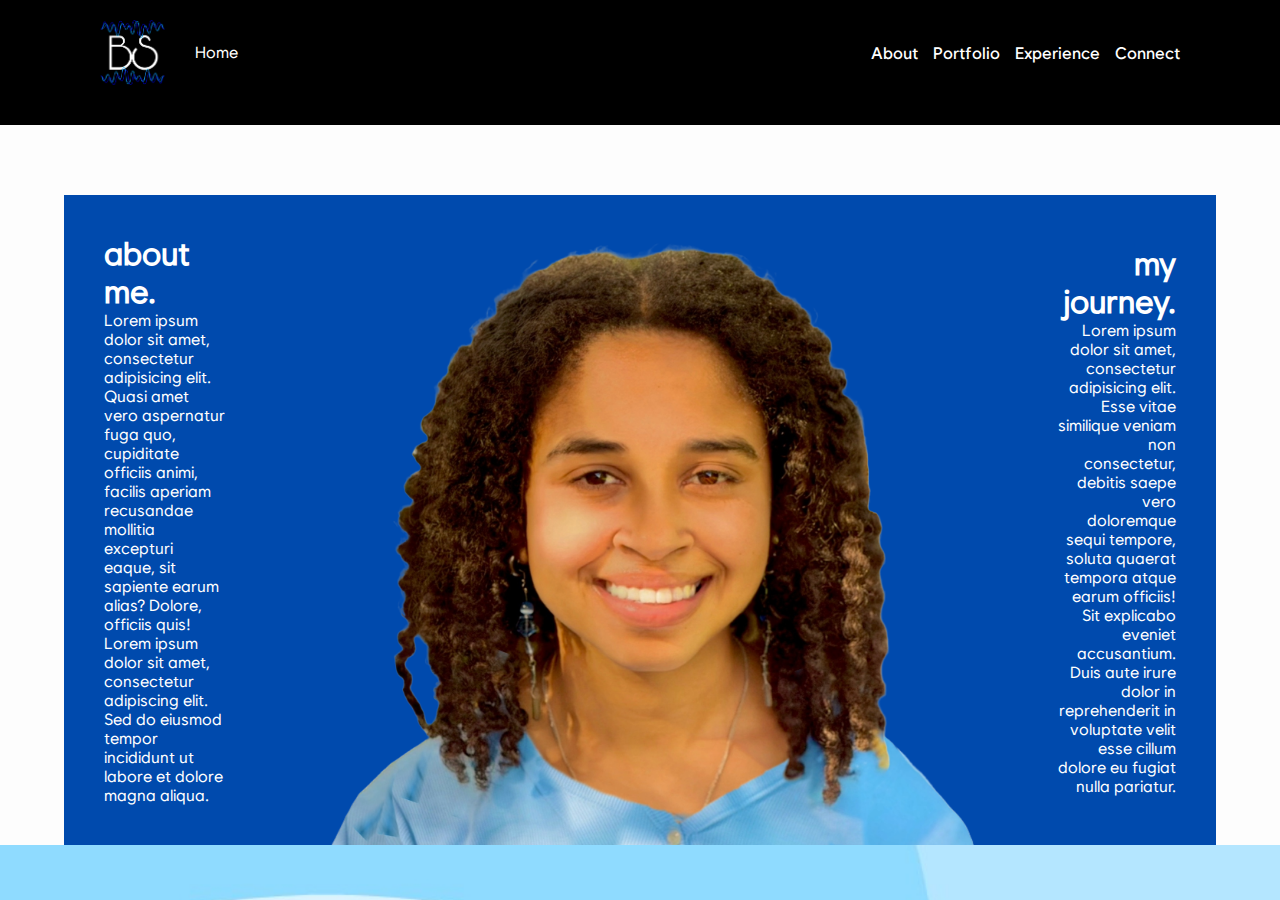
<file: About.html>
<!DOCTYPE html>
<html lang="en">
<head>
    <meta charset="UTF-8">
    <meta name="viewport" content="width=device-width, initial-scale=1.0">
    <title>About | Brooke Santiago - Sound Design & Engineer </title>
    <!-- Linking Social Icons -->
    <link rel="stylesheet" href="https://cdnjs.cloudflare.com/ajax/libs/font-awesome/6.7.2/css/all.min.css" integrity="sha512-Evv84Mr4kqVGRNSgIGL/F/aIDqQb7xQ2vcrdIwxfjThSH8CSR7PBEakCr51Ck+w+/U6swU2Im1vVX0SVk9ABhg==" crossorigin="anonymous" referrerpolicy="no-referrer" />
    <link rel="stylesheet" href="about.css">
</head>

<div id="html-content">
    <header>
        <div id="navigation-bar">
			<div id="logo-menu">
				<div id="logo">
                    <img src="logo.jpg" alt="">
                    <div id="page-name">
                        <a href="index.html">Home</a>
                    </div>
                </div>
            </div>
            <div id="menu">
                <ul>
                    <li><a href="About.html">About</a></li>
                    <li><a href="Portfolio.html">Portfolio</a></li>
                    <li><a href="Experience.html">Experience</a></li>
                    <li><a href="Connect.html">Connect</a></li>
                </ul>
                <div id="hamburger-icon" onclick="toggleMenu()">☰</div>
            </div>
        </div>
    </header>

    <body>
        <div id="about-section">
            <div id="about-container">
                <div id="about-text-left">
                    <h1>about me.</h1>
                    <p>Lorem ipsum dolor sit amet, consectetur adipisicing elit. Quasi amet vero aspernatur fuga quo, cupiditate officiis animi, facilis aperiam recusandae mollitia excepturi eaque, sit sapiente earum alias? Dolore, officiis quis! Lorem ipsum dolor sit amet, consectetur adipiscing elit. Sed do eiusmod tempor incididunt ut labore et dolore magna aliqua.</p>
                </div>
                <div id="about-image">
                    <img src="brookeprofheadshot2.png" alt="Brooke Headshot">
                </div>
                <div id="about-text-right">
                    <h1>my journey.</h1>
                    <p>Lorem ipsum dolor sit amet, consectetur adipisicing elit. Esse vitae similique veniam non consectetur, debitis saepe vero doloremque sequi tempore, soluta quaerat tempora atque earum officiis! Sit explicabo eveniet accusantium. Duis aute irure dolor in reprehenderit in voluptate velit esse cillum dolore eu fugiat nulla pariatur.</p>
                </div>
            </div>

        <div id="my-backrgound-section">
            <div id="my-background-container">
                <div id="my-background-title">
                    <h1>my<br> background.</h1>
                </div>
                <div id="my-background-text-container">
                    <div id="my-background-textp1">
                        <p>Lorem ipsum dolor sit amet, consectetur adipiscing elit. Sed do eiusmod tempor incididunt ut labore et dolore magna aliqua.</p>
                    </div>
                    <div id="my-background-textp2">
                        <p>Lorem ipsum dolor sit amet, consectetur adipiscing elit. Sed do eiusmod tempor incididunt ut labore et dolore magna aliqua.</p>
                    </div>
                    <div id="my-background-textp3">
                        <p>Lorem ipsum dolor sit amet, consectetur adipiscing elit. Sed do eiusmod tempor incididunt ut labore et dolore magna aliqua.</p>
                    </div>
                </div>
            </div>
        </div>


        <div id="fun-facts-section">
            <div id="fun-facts-container">
                <div id="fun-facts-title1">
                    <h1>f<br>
                        u<br>
                        n</h1>
                </div>
                <div id="fun-facts-text-container">
                    <div id="fun-fact1">
                        <h2>1</h2>
                        <p>Lorem ipsum dolor sit amet, consectetur adipiscing elit.</p>
                    </div>
                    <div id="fun-fact2">
                        <h2>2</h2>
                        <p>Lorem ipsum dolor sit amet, consectetur adipiscing elit.</p>
                    </div>
                    <div id="fun-fact3">
                        <h2>3</h2>
                        <p>Lorem ipsum dolor sit amet, consectetur adipiscing elit.</p>
                    </div>
                    <div id="fun-fact4">
                        <h2>4</h2>
                        <p>Lorem ipsum dolor sit amet, consectetur adipiscing elit.</p>
                    </div>
                    <div id="fun-fact5">
                        <h2>5</h2>
                        <p>Lorem ipsum dolor sit amet, consectetur adipiscing elit.</p>
                    </div>
                </div>
                <div id="fun-facts-title2">
                    <h1>f<br>
                        a<br>
                        c<br>
                        t<br>
                        s.</h1>
                </div>
            </div>
        </div>

        <div id="mission-statement-container">
            <div id="mission-statement-title">
                <h1>mission statement
            </div>
            <div id="mission-statement-text">
                <p>Lorem ipsum dolor sit amet consectetur adipisicing elit. Ad blanditiis aut, ipsam officia vitae omnis reiciendis deserunt doloribus, commodi, harum culpa. Quae eius cumque at, enim neque fugit ratione recusandae!</p>
            </div>
        </div>
    </body>

    <footer>
        <div class="waveContainer">
            <img src="hfwaves.jpg">
        </div>
        <div class="footerContainer">
            <div class="socialIcons">
                <a href="https://www.facebook.com/people/Brooke-Santiago/pfbid05JUcoVPW8kquAvX2MyTPx7W1xiuEdePkjFXgHftBYA335YeDrzD7v828x2cJU1Til/"><i class="fa-brands fa-facebook"></i></a>
                <a href="https://www.instagram.com/brookeoliviaaa/"><i class="fa-brands fa-instagram"></i></a>
                <a href="https://www.linkedin.com/in/brooke-santiago-8b0a17281/"><i class="fa-brands fa-linkedin"></i></a>
            </div>
            <div class="footerNav">
                <ul>
                    <li><a href="About.html">About</a></li>
                    <li><a href="Portfolio.html">Portfolio</a></li>
                    <li><a href="Experience.html">Experience</a></li>
                    <li><a href="Connect.html">Connect</a></li>
                </ul>
            </div>
        </div>
        <div class="footerBottom">
            <p>Copyright &copy;2024; Designed by <span class="designer">Chigekwu</span></p>
        </div>
    </footer>
</html>
</file>
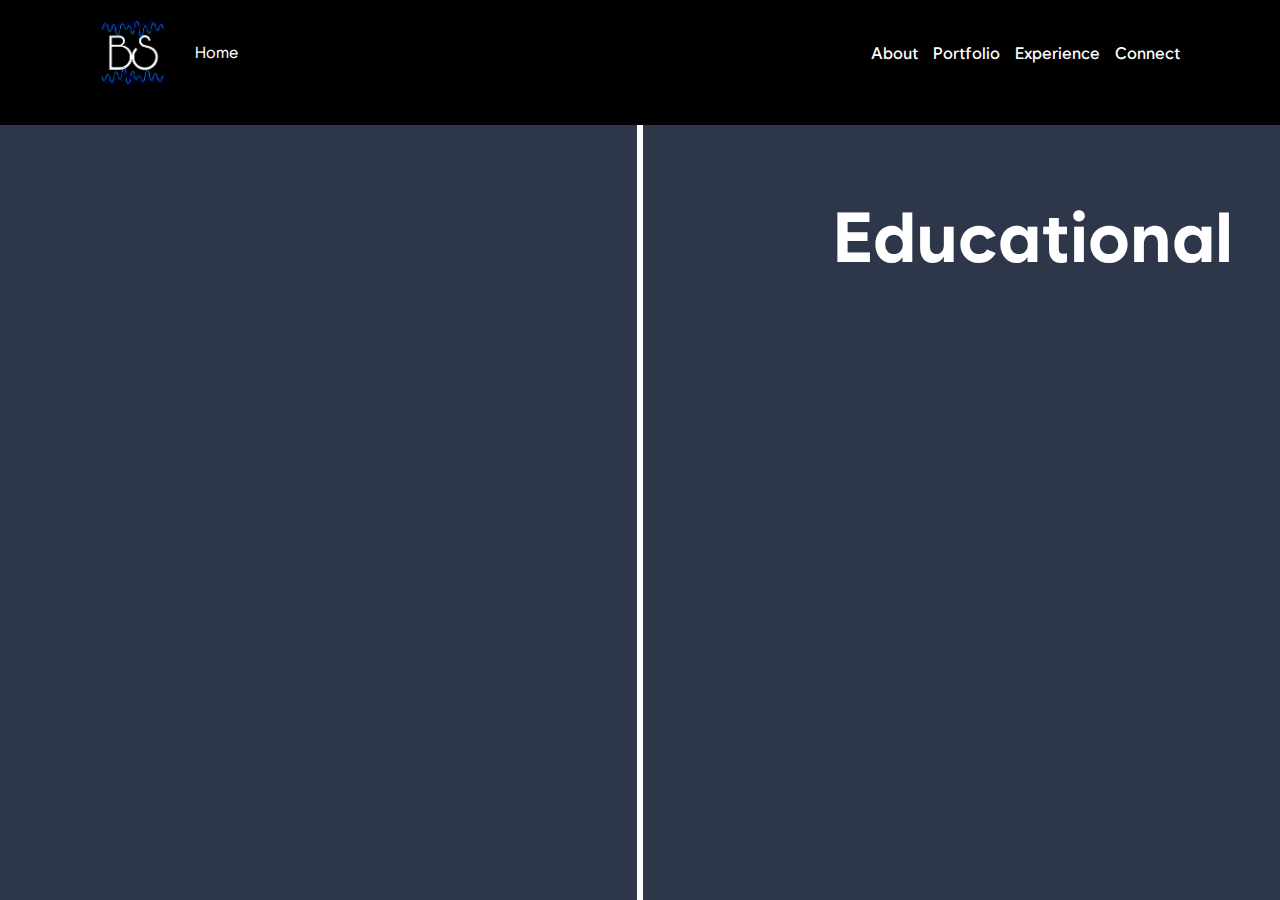
<file: Experience.html>
<!DOCTYPE html>
<html lang="en">
<head>
    <meta charset="UTF-8">
    <meta name="viewport" content="width=device-width, initial-scale=1.0">
    <title>Experience | Brooke Santiago - Sound Design & Engineer </title>
    <!-- Linking Social Icons -->
    <link rel="stylesheet" href="https://cdnjs.cloudflare.com/ajax/libs/font-awesome/6.7.2/css/all.min.css" integrity="sha512-Evv84Mr4kqVGRNSgIGL/F/aIDqQb7xQ2vcrdIwxfjThSH8CSR7PBEakCr51Ck+w+/U6swU2Im1vVX0SVk9ABhg==" crossorigin="anonymous" referrerpolicy="no-referrer" />
    <link rel="stylesheet" href="experience.css">
</head>

<div id="html-content">
    <header>
        <div id="navigation-bar">
			<div id="logo-menu">
				<div id="logo">
                    <img src="logo.jpg" alt="">
                    <div id="page-name">
                        <a href="index.html">Home</a>
                    </div>
                </div>
            </div>
            <div id="menu">
                <ul>
                    <li><a href="About.html">About</a></li>
                    <li><a href="Portfolio.html">Portfolio</a></li>
                    <li><a href="Experience.html">Experience</a></li>
                    <li><a href="Connect.html">Connect</a></li>
                </ul>
                <div id="hamburger-icon" onclick="toggleMenu()">☰</div>
            </div>
        </div>
    </header>

    <body>

        <div class="timeline-header2">
            <h1>Educational</h1>
        </div>
        <div class="timeline">
            <div class="timeline-container left-container">
                <img src="soundknob.jpg">
                <div class="timeline-text-box">
                    <h2>Pebblebrook High School.</h2>
                    <small>2019 - 2023 | GPA: 3.8</small>
                    <p>· Cobb County Center for Excellence in the Performing Arts (CCCEPA)
                        <br>Awards Model student (technical theater) 2020, Most promising Technician 2021, Outstanding Technical
                        Theater Major 2022, Technical Theater Leadership award 2022, Best Overall Technical Theater student 2022,
                        Talented Advanced Technician Award 2023, Technical Theater Leadership Award 2023</p>
                    <span class="left-container-arrow"></span>
                </div>
            </div>
            <div class="timeline-container right-container">
                <img src="soundknob.jpg">
                <div class="timeline-text-box">
                    <h2>University of North Carolina School of the Arts. (UNCSA)</h2>
                    <small>2023 - 2027* | GPA: 3.8</small>
                    <p>Design and Production, Sound Design Concentration</p>
                    <iframe src="https://www.google.com/maps/embed?pb=!1m18!1m12!1m3!1d3224.7052800791857!2d-80.237011!3d36.076291999999995!2m3!1f0!2f0!3f0!3m2!1i1024!2i768!4f13.1!3m3!1m2!1s0x8853afabe14316af%3A0xfbb5112d36d985c7!2sUniversity%20of%20North%20Carolina%20School%20of%20the%20Arts!5e0!3m2!1sen!2sng!4v1735102072003!5m2!1sen!2sng" width="400" height="300" style="border:0;" allowfullscreen="" loading="lazy" referrerpolicy="no-referrer-when-downgrade"></iframe>
                    <span class="right-container-arrow"></span>
                </div>
            </div>
        </div>
        <div class="timeline-header">
            <h1>Professional</h1>
        </div>
        <div class="timeline">
            <div class="timeline-container left-container">
                <img src="soundknob.jpg">
                <div class="timeline-text-box">
                    <h2>Jazz Ensemble (Spring)</h2>
                    <small>A2 | UNCSA | DeMille Theater | February 2024</small>
                    <p>My role in this show as A2 was to load it into space and set up the mics and cable management. During the show I
                        sat backstage on call if something were to go wrong.</p>
                    <span class="left-container-arrow"></span>
                </div>
            </div>
            <div class="timeline-container right-container">
                <img src="soundknob.jpg">
                <div class="timeline-text-box">
                    <h2>Maria Di Rohan (Opera)</h2>
                    <small>I worked on building the set for a couple months, then I assisted with load in and assembling the set, in space. During
                        the show the run crew sets for the top of the show and then we have 2 major transitions between Act 1 to Act 2 and
                        Act 2 to Act 3.</p>
                    <span class="right-container-arrow"></span>
                </div>
            </div>
            <div class="timeline-container left-container">
                <img src="soundknob.jpg">
                <div class="timeline-text-box">
                    <h2>Jazz Ensemble</h2>
                    <small>A2 | UNCSA | Steven Center | October 2023</small>
                    <p>My role in this show as A2 was to assist in the shop testing the system and then loading it into space and setting up
                        the mics and cable management. During the show I sat backstage on call if something were to go wrong.</p>
                    <span class="left-container-arrow""></span>
                </div>
            </div>
            <div class="timeline-container right-container">
                <img src="soundknob.jpg">
                <div class="timeline-text-box">
                    <h2>Dream Girls</h2>
                    <small>A2 | Dominion Entertainment | Ferst Center for the Arts | June 2023</small>
                    <p>As A2 for this production my job included prepping the mics before the show with batteries and sweat coverings, then
                        assisting the performers with putting them on. During the show I sat backstage in the wings with extra batteries and a
                        spare mic, as well as a headset that was connected to my A1. (Paid Internship)</p>
                    <span class="right-container-arrow"></span>
                </div>
            </div>
            <div class="timeline-container left-container">
                <img src="soundknob.jpg">
                <div class="timeline-text-box">
                    <h2>Curious Incident of the Dog in the Nighttime</h2>
                    <small>Sound Designer | CCCEPA | Black Box Pebblebrook High School | September 2022</small>
                    <p>Sound designing this show I was tasked with finding transitional music and cueing all the projections and audio files
                        in Qlab. This was a multiple projections show and I had to map all the projections to all 3 projectors.</p>
                    <span class="left-container-arrow""></span>
                </div>
            </div>
        </div>

    </body>

    <footer>
        <img src="hfwaves.jpg">
            <div class="footerContainer">
                <div class="socialIcons">
                    <a href="https://www.facebook.com/people/Brooke-Santiago/pfbid05JUcoVPW8kquAvX2MyTPx7W1xiuEdePkjFXgHftBYA335YeDrzD7v828x2cJU1Til/"><i class="fa-brands fa-facebook"></i></a>
                    <a href="https://www.instagram.com/brookeoliviaaa/"><i class="fa-brands fa-instagram"></i></a>
                    <a href="https://www.linkedin.com/in/brooke-santiago-8b0a17281/"><i class="fa-brands fa-linkedin"></i></a>
                </div>
                <div class="footerNav">
                    <ul>
                        <li><a href="About.html">About</a></li>
                        <li><a href="Portfolio.html">Portfolio</a></li>
                        <li><a href="Experience.html">Experience</a></li>
                        <li><a href="Connect.html">Connect</a></li>
                    </ul>
                </div>
            </div>
            <div class="footerBottom">
                <p>Copyright &copy;2024; Designed by <span class="designer">Chigekwu</span></p>
            </div>
    </footer>
</html>
</file>
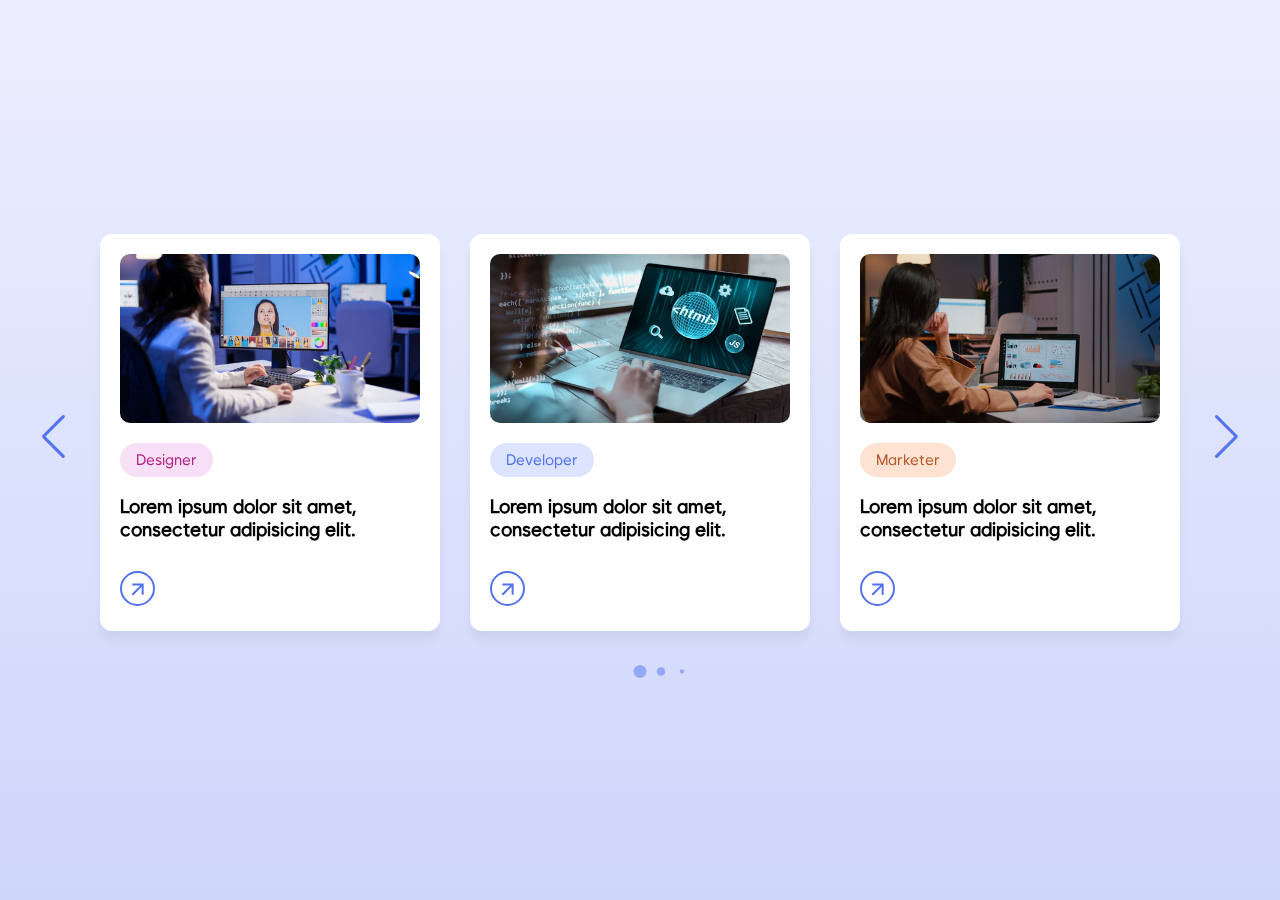
<file: experiencecard.html>
<!DOCTYPE html>
<html lang="en">
<head>
    <meta charset="UTF-8">
    <meta name="viewport" content="width=device-width, initial-scale=1.0">
    <!-- Linking Google fonts for icons -->
    <link rel="stylesheet" href="https://fonts.googleapis.com/css2?family=Material+Symbols+Outlined:opsz,wght,FILL,GRAD@24,400,0,0&icon_names=arrow_forward" />
    <title>Home | Brooke Santiago - Sound Design & Engineer </title>
    <!-- Linking SwiperJS CSS -->
    <link rel="stylesheet" href="https://cdn.jsdelivr.net/npm/swiper@11/swiper-bundle.min.css" />
    <link rel="stylesheet" href="../static/styles/style.css">
</head>

<body>
    <div class="container swiper">
        <div class="card-wrapper">
            <ul class="card-list swiper-wrapper">
                <li class="card-item swiper-slide">
                    <a href="#" class="card-link">
                        <img src="../static/images/Experience/designer.jpg" alt="Card Image"
                        class="card-image">
                        <p class="badge designer">Designer</p>
                        <h2 class="card-title">Lorem ipsum dolor sit amet, 
                            consectetur adipisicing elit.</h2>
                            <button class="card-button material-symbols-outlined">
                                arrow_forward
                            </button>
                    </a>
                </li>
                <li class="card-item swiper-slide">
                    <a href="#" class="card-link">
                        <img src="../static/images/Experience/developer.jpg" alt="Card Image"
                        class="card-image">
                        <p class="badge developer">Developer</p>
                        <h2 class="card-title">Lorem ipsum dolor sit amet, 
                            consectetur adipisicing elit.</h2>
                            <button class="card-button material-symbols-outlined">
                                arrow_forward
                            </button>
                    </a>
                </li>
                <li class="card-item swiper-slide">
                    <a href="#" class="card-link">
                        <img src="../static/images/Experience/marketer.jpg" alt="Card Image"
                        class="card-image">
                        <p class="badge marketer">Marketer</p>
                        <h2 class="card-title">Lorem ipsum dolor sit amet, 
                            consectetur adipisicing elit.</h2>
                            <button class="card-button material-symbols-outlined">
                                arrow_forward
                            </button>
                    </a>
                </li>
                <li class="card-item swiper-slide">
                    <a href="#" class="card-link">
                        <img src="../static/images/Experience/gamer.jpg" alt="Card Image"
                        class="card-image">
                        <p class="badge gamer">Gamer</p>
                        <h2 class="card-title">Lorem ipsum dolor sit amet, 
                            consectetur adipisicing elit.</h2>
                            <button class="card-button material-symbols-outlined">
                                arrow_forward
                            </button>
                    </a>
                </li>
                <li class="card-item swiper-slide">
                    <a href="#" class="card-link">
                        <img src="../static/images/Experience/editor.jpg" alt="Card Image"
                        class="card-image">
                        <p class="badge editor">Editor</p>
                        <h2 class="card-title">Lorem ipsum dolor sit amet, 
                            consectetur adipisicing elit.</h2>
                            <button class="card-button material-symbols-outlined">
                                arrow_forward
                            </button>
                    </a>
                </li>
            </ul>

            <div class="swiper-pagination"></div>
            <div class="swiper-slide-button swiper-button-prev"></div>
            <div class="swiper-slide-button swiper-button-next"></div>
        </div>
    </div>
    <!-- Linking SwiperJS Script -->
    <script src="https://cdn.jsdelivr.net/npm/swiper@11/swiper-bundle.min.js"></script>
    <!-- Linking custom JavaScript -->
    <script src="../static/scripts/script.js"></script>
</body>

</html>
</file>
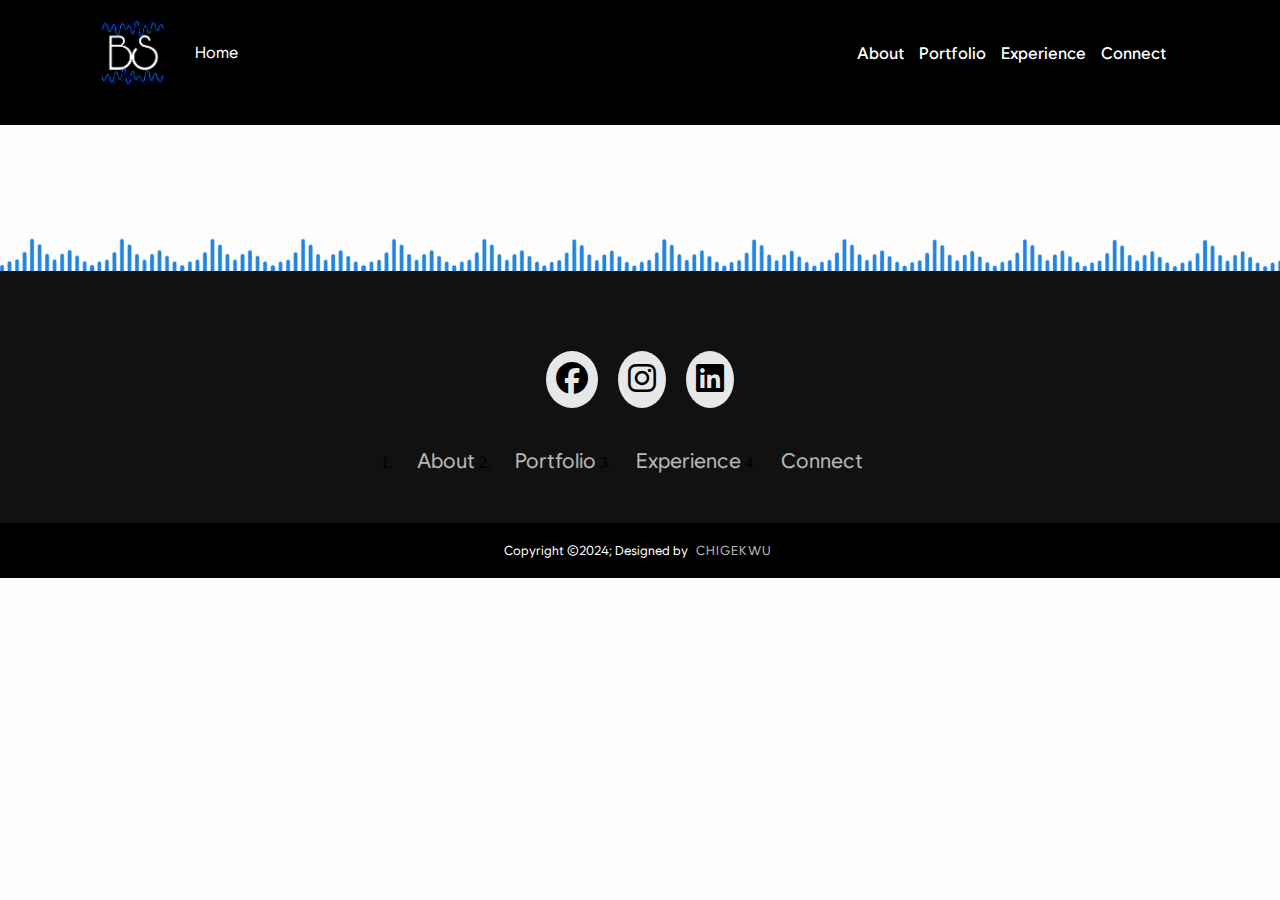
<file: footer.html>
<!DOCTYPE html>
<html lang="en">
<head>
    <meta charset="UTF-8">
    <meta name="viewport" content="width=device-width, initial-scale=1.0">
    <title>Home | Brooke Santiago - Sound Design & Engineer </title>
    <link rel="stylesheet" href="../static/styles/footer.css">
    <link rel="stylesheet" href="https://cdnjs.cloudflare.com/ajax/libs/font-awesome/6.7.2/css/all.min.css" integrity="sha512-Evv84Mr4kqVGRNSgIGL/F/aIDqQb7xQ2vcrdIwxfjThSH8CSR7PBEakCr51Ck+w+/U6swU2Im1vVX0SVk9ABhg==" crossorigin="anonymous" referrerpolicy="no-referrer" />
</head>

<div id="html-content">
    <header>
        <div id="navigation-bar">
			<div id="logo-menu">
				<div id="logo">
                    <img src="../../static/images/logo.jpg" alt="">
                    <div id="page-name">
                        <a href="../home.html">Home</a>
                    </div>
                </div>
            </div>
            <div id="menu">
                <ul>
                    <li><a href="./template/About.html">About</a></li>
                    <li><a href="./template/Portfolio.html">Portfolio</a></li>
                    <li><a href="./template/Experience.html">Experience</a></li>
                    <li><a href="./template/Connect.html">Connect</a></li>
                </ul>
                <div id="hamburger-icon" onclick="toggleMenu()">☰</div>
            </div>
        </div>
    </header>

    <footer>
        <img src="../static/images/hfwaves.jpg">
        <div class="footerContainer">
            <div class="socialIcons">
                <a href=""><i class="fa-brands fa-facebook"></i></a>
                <a href=""><i class="fa-brands fa-instagram"></i></a>
                <a href=""><i class="fa-brands fa-linkedin"></i></a>
            </div>
            <div class="footerNav">
                <ul>
                    <li><a href="./template/About.html">About</a></li>
                    <li><a href="./template/Portfolio.html">Portfolio</a></li>
                    <li><a href="./template/Experience.html">Experience</a></li>
                    <li><a href="./template/Connect.html">Connect</a></li>
                </ul>
            </div>
        </div>
        <div class="footerBottom">
            <p>Copyright &copy;2024; Designed by <span class="designer">Chigekwu</span></p>
        </div>
    </footer>
</html>
</file>
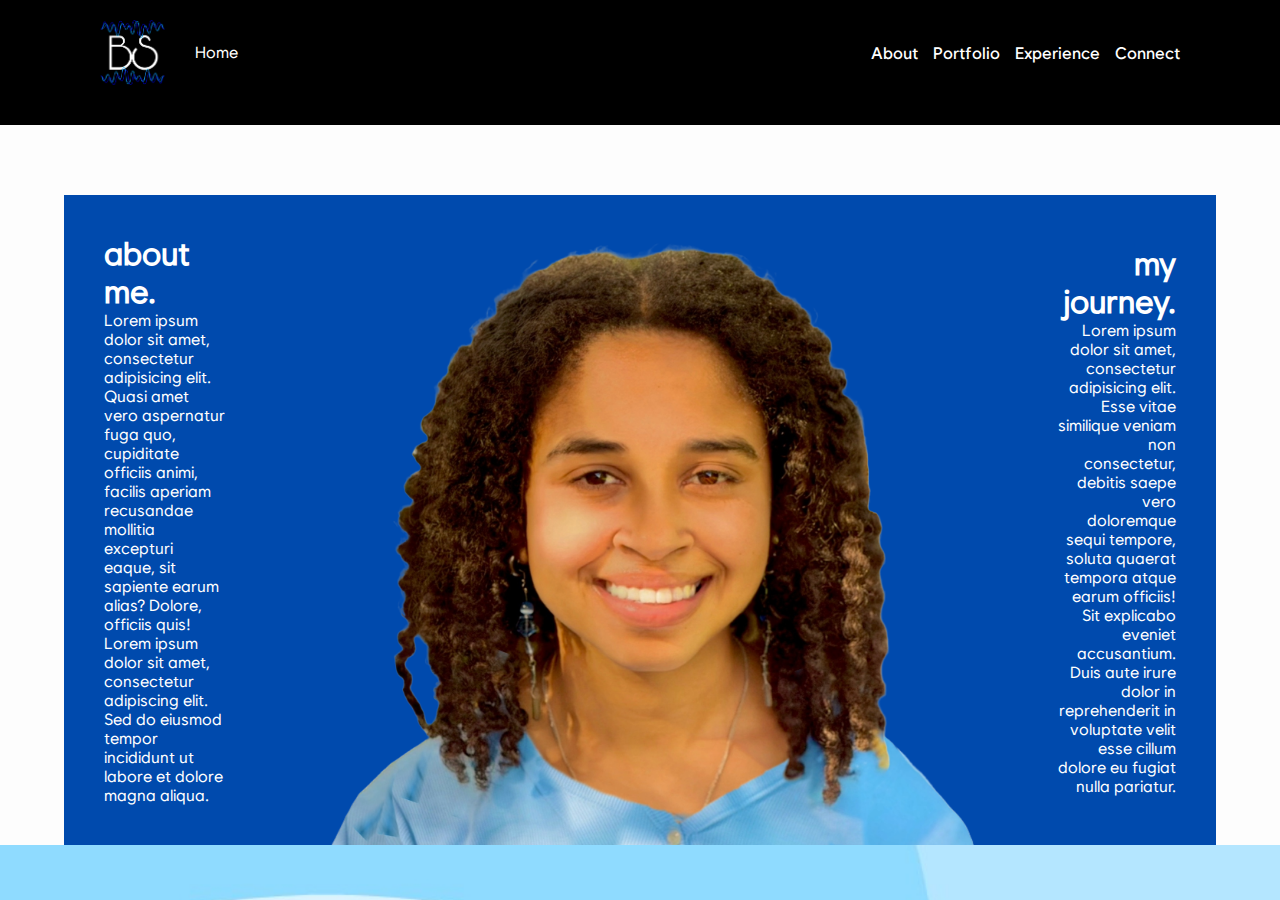
<file: template/About.html>
<!DOCTYPE html>
<html lang="en">
<head>
    <meta charset="UTF-8">
    <meta name="viewport" content="width=device-width, initial-scale=1.0">
    <title>About | Brooke Santiago - Sound Design & Engineer </title>
    <!-- Linking Social Icons -->
    <link rel="stylesheet" href="https://cdnjs.cloudflare.com/ajax/libs/font-awesome/6.7.2/css/all.min.css" integrity="sha512-Evv84Mr4kqVGRNSgIGL/F/aIDqQb7xQ2vcrdIwxfjThSH8CSR7PBEakCr51Ck+w+/U6swU2Im1vVX0SVk9ABhg==" crossorigin="anonymous" referrerpolicy="no-referrer" />
    <link rel="stylesheet" href="/about.css">
</head>

<div id="html-content">
    <header>
        <div id="navigation-bar">
			<div id="logo-menu">
				<div id="logo">
                    <img src="../../static/images/logo.jpg" alt="">
                    <div id="page-name">
                        <a href="../index.html">Home</a>
                    </div>
                </div>
            </div>
            <div id="menu">
                <ul>
                    <li><a href="About.html">About</a></li>
                    <li><a href="Portfolio.html">Portfolio</a></li>
                    <li><a href="Experience.html">Experience</a></li>
                    <li><a href="Connect.html">Connect</a></li>
                </ul>
                <div id="hamburger-icon" onclick="toggleMenu()">☰</div>
            </div>
        </div>
    </header>

    <body>
        <div id="about-section">
            <div id="about-container">
                <div id="about-text-left">
                    <h1>about me.</h1>
                    <p>Lorem ipsum dolor sit amet, consectetur adipisicing elit. Quasi amet vero aspernatur fuga quo, cupiditate officiis animi, facilis aperiam recusandae mollitia excepturi eaque, sit sapiente earum alias? Dolore, officiis quis! Lorem ipsum dolor sit amet, consectetur adipiscing elit. Sed do eiusmod tempor incididunt ut labore et dolore magna aliqua.</p>
                </div>
                <div id="about-image">
                    <img src="../static/images/brookeprofheadshot2.png" alt="Brooke Headshot">
                </div>
                <div id="about-text-right">
                    <h1>my journey.</h1>
                    <p>Lorem ipsum dolor sit amet, consectetur adipisicing elit. Esse vitae similique veniam non consectetur, debitis saepe vero doloremque sequi tempore, soluta quaerat tempora atque earum officiis! Sit explicabo eveniet accusantium. Duis aute irure dolor in reprehenderit in voluptate velit esse cillum dolore eu fugiat nulla pariatur.</p>
                </div>
            </div>

        <div id="my-backrgound-section">
            <div id="my-background-container">
                <div id="my-background-title">
                    <h1>my<br> background.</h1>
                </div>
                <div id="my-background-text-container">
                    <div id="my-background-textp1">
                        <p>Lorem ipsum dolor sit amet, consectetur adipiscing elit. Sed do eiusmod tempor incididunt ut labore et dolore magna aliqua.</p>
                    </div>
                    <div id="my-background-textp2">
                        <p>Lorem ipsum dolor sit amet, consectetur adipiscing elit. Sed do eiusmod tempor incididunt ut labore et dolore magna aliqua.</p>
                    </div>
                    <div id="my-background-textp3">
                        <p>Lorem ipsum dolor sit amet, consectetur adipiscing elit. Sed do eiusmod tempor incididunt ut labore et dolore magna aliqua.</p>
                    </div>
                </div>
            </div>
        </div>


        <div id="fun-facts-section">
            <div id="fun-facts-container">
                <div id="fun-facts-title1">
                    <h1>f<br>
                        u<br>
                        n</h1>
                </div>
                <div id="fun-facts-text-container">
                    <div id="fun-fact1">
                        <h2>1</h2>
                        <p>Lorem ipsum dolor sit amet, consectetur adipiscing elit.</p>
                    </div>
                    <div id="fun-fact2">
                        <h2>2</h2>
                        <p>Lorem ipsum dolor sit amet, consectetur adipiscing elit.</p>
                    </div>
                    <div id="fun-fact3">
                        <h2>3</h2>
                        <p>Lorem ipsum dolor sit amet, consectetur adipiscing elit.</p>
                    </div>
                    <div id="fun-fact4">
                        <h2>4</h2>
                        <p>Lorem ipsum dolor sit amet, consectetur adipiscing elit.</p>
                    </div>
                    <div id="fun-fact5">
                        <h2>5</h2>
                        <p>Lorem ipsum dolor sit amet, consectetur adipiscing elit.</p>
                    </div>
                </div>
                <div id="fun-facts-title2">
                    <h1>f<br>
                        a<br>
                        c<br>
                        t<br>
                        s.</h1>
                </div>
            </div>
        </div>

        <div id="mission-statement-container">
            <div id="mission-statement-title">
                <h1>mission statement
            </div>
            <div id="mission-statement-text">
                <p>Lorem ipsum dolor sit amet consectetur adipisicing elit. Ad blanditiis aut, ipsam officia vitae omnis reiciendis deserunt doloribus, commodi, harum culpa. Quae eius cumque at, enim neque fugit ratione recusandae!</p>
            </div>
        </div>
    </body>

    <footer>
        <div class="waveContainer">
            <img src="../static/images/hfwaves.jpg">
        </div>
        <div class="footerContainer">
            <div class="socialIcons">
                <a href="https://www.facebook.com/people/Brooke-Santiago/pfbid05JUcoVPW8kquAvX2MyTPx7W1xiuEdePkjFXgHftBYA335YeDrzD7v828x2cJU1Til/"><i class="fa-brands fa-facebook"></i></a>
                <a href="https://www.instagram.com/brookeoliviaaa/"><i class="fa-brands fa-instagram"></i></a>
                <a href="https://www.linkedin.com/in/brooke-santiago-8b0a17281/"><i class="fa-brands fa-linkedin"></i></a>
            </div>
            <div class="footerNav">
                <ul>
                    <li><a href="About.html">About</a></li>
                    <li><a href="Portfolio.html">Portfolio</a></li>
                    <li><a href="Experience.html">Experience</a></li>
                    <li><a href="Connect.html">Connect</a></li>
                </ul>
            </div>
        </div>
        <div class="footerBottom">
            <p>Copyright &copy;2024; Designed by <span class="designer">Chigekwu</span></p>
        </div>
    </footer>
</html>
</file>
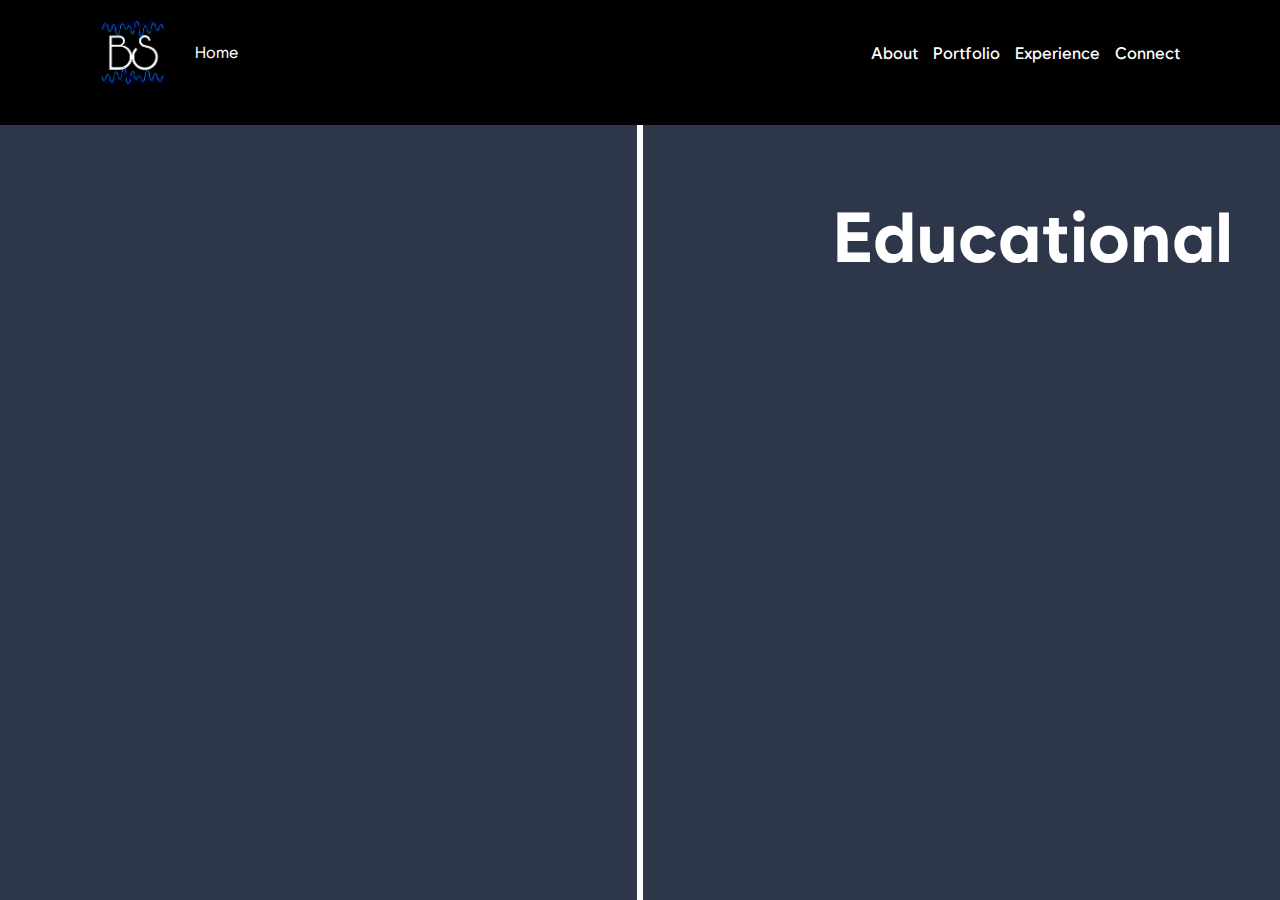
<file: template/Experience.html>
<!DOCTYPE html>
<html lang="en">
<head>
    <meta charset="UTF-8">
    <meta name="viewport" content="width=device-width, initial-scale=1.0">
    <title>Experience | Brooke Santiago - Sound Design & Engineer </title>
    <!-- Linking Social Icons -->
    <link rel="stylesheet" href="https://cdnjs.cloudflare.com/ajax/libs/font-awesome/6.7.2/css/all.min.css" integrity="sha512-Evv84Mr4kqVGRNSgIGL/F/aIDqQb7xQ2vcrdIwxfjThSH8CSR7PBEakCr51Ck+w+/U6swU2Im1vVX0SVk9ABhg==" crossorigin="anonymous" referrerpolicy="no-referrer" />
    <link rel="stylesheet" href="/experience.css">
</head>

<div id="html-content">
    <header>
        <div id="navigation-bar">
			<div id="logo-menu">
				<div id="logo">
                    <img src="../../static/images/logo.jpg" alt="">
                    <div id="page-name">
                        <a href="../index.html">Home</a>
                    </div>
                </div>
            </div>
            <div id="menu">
                <ul>
                    <li><a href="About.html">About</a></li>
                    <li><a href="Portfolio.html">Portfolio</a></li>
                    <li><a href="Experience.html">Experience</a></li>
                    <li><a href="Connect.html">Connect</a></li>
                </ul>
                <div id="hamburger-icon" onclick="toggleMenu()">☰</div>
            </div>
        </div>
    </header>

    <body>

        <div class="timeline-header2">
            <h1>Educational</h1>
        </div>
        <div class="timeline">
            <div class="timeline-container left-container">
                <img src="../../static/images/Experience/soundknob.jpg">
                <div class="timeline-text-box">
                    <h2>Pebblebrook High School.</h2>
                    <small>2019 - 2023 | GPA: 3.8</small>
                    <p>· Cobb County Center for Excellence in the Performing Arts (CCCEPA)
                        <br>Awards Model student (technical theater) 2020, Most promising Technician 2021, Outstanding Technical
                        Theater Major 2022, Technical Theater Leadership award 2022, Best Overall Technical Theater student 2022,
                        Talented Advanced Technician Award 2023, Technical Theater Leadership Award 2023</p>
                    <span class="left-container-arrow"></span>
                </div>
            </div>
            <div class="timeline-container right-container">
                <img src="../../static/images/Experience/soundknob.jpg">
                <div class="timeline-text-box">
                    <h2>University of North Carolina School of the Arts. (UNCSA)</h2>
                    <small>2023 - 2027* | GPA: 3.8</small>
                    <p>Design and Production, Sound Design Concentration</p>
                    <iframe src="https://www.google.com/maps/embed?pb=!1m18!1m12!1m3!1d3224.7052800791857!2d-80.237011!3d36.076291999999995!2m3!1f0!2f0!3f0!3m2!1i1024!2i768!4f13.1!3m3!1m2!1s0x8853afabe14316af%3A0xfbb5112d36d985c7!2sUniversity%20of%20North%20Carolina%20School%20of%20the%20Arts!5e0!3m2!1sen!2sng!4v1735102072003!5m2!1sen!2sng" width="400" height="300" style="border:0;" allowfullscreen="" loading="lazy" referrerpolicy="no-referrer-when-downgrade"></iframe>
                    <span class="right-container-arrow"></span>
                </div>
            </div>
        </div>
        <div class="timeline-header">
            <h1>Professional</h1>
        </div>
        <div class="timeline">
            <div class="timeline-container left-container">
                <img src="../../static/images/Experience/soundknob.jpg">
                <div class="timeline-text-box">
                    <h2>Jazz Ensemble (Spring)</h2>
                    <small>A2 | UNCSA | DeMille Theater | February 2024</small>
                    <p>My role in this show as A2 was to load it into space and set up the mics and cable management. During the show I
                        sat backstage on call if something were to go wrong.</p>
                    <span class="left-container-arrow"></span>
                </div>
            </div>
            <div class="timeline-container right-container">
                <img src="../../static/images/Experience/soundknob.jpg">
                <div class="timeline-text-box">
                    <h2>Maria Di Rohan (Opera)</h2>
                    <small>I worked on building the set for a couple months, then I assisted with load in and assembling the set, in space. During
                        the show the run crew sets for the top of the show and then we have 2 major transitions between Act 1 to Act 2 and
                        Act 2 to Act 3.</p>
                    <span class="right-container-arrow"></span>
                </div>
            </div>
            <div class="timeline-container left-container">
                <img src="../../static/images/Experience/soundknob.jpg">
                <div class="timeline-text-box">
                    <h2>Jazz Ensemble</h2>
                    <small>A2 | UNCSA | Steven Center | October 2023</small>
                    <p>My role in this show as A2 was to assist in the shop testing the system and then loading it into space and setting up
                        the mics and cable management. During the show I sat backstage on call if something were to go wrong.</p>
                    <span class="left-container-arrow""></span>
                </div>
            </div>
            <div class="timeline-container right-container">
                <img src="../../static/images/Experience/soundknob.jpg">
                <div class="timeline-text-box">
                    <h2>Dream Girls</h2>
                    <small>A2 | Dominion Entertainment | Ferst Center for the Arts | June 2023</small>
                    <p>As A2 for this production my job included prepping the mics before the show with batteries and sweat coverings, then
                        assisting the performers with putting them on. During the show I sat backstage in the wings with extra batteries and a
                        spare mic, as well as a headset that was connected to my A1. (Paid Internship)</p>
                    <span class="right-container-arrow"></span>
                </div>
            </div>
            <div class="timeline-container left-container">
                <img src="../../static/images/Experience/soundknob.jpg">
                <div class="timeline-text-box">
                    <h2>Curious Incident of the Dog in the Nighttime</h2>
                    <small>Sound Designer | CCCEPA | Black Box Pebblebrook High School | September 2022</small>
                    <p>Sound designing this show I was tasked with finding transitional music and cueing all the projections and audio files
                        in Qlab. This was a multiple projections show and I had to map all the projections to all 3 projectors.</p>
                    <span class="left-container-arrow""></span>
                </div>
            </div>
        </div>

    </body>

    <footer>
        <img src="../static/images/hfwaves.jpg">
            <div class="footerContainer">
                <div class="socialIcons">
                    <a href="https://www.facebook.com/people/Brooke-Santiago/pfbid05JUcoVPW8kquAvX2MyTPx7W1xiuEdePkjFXgHftBYA335YeDrzD7v828x2cJU1Til/"><i class="fa-brands fa-facebook"></i></a>
                    <a href="https://www.instagram.com/brookeoliviaaa/"><i class="fa-brands fa-instagram"></i></a>
                    <a href="https://www.linkedin.com/in/brooke-santiago-8b0a17281/"><i class="fa-brands fa-linkedin"></i></a>
                </div>
                <div class="footerNav">
                    <ul>
                        <li><a href="About.html">About</a></li>
                        <li><a href="Portfolio.html">Portfolio</a></li>
                        <li><a href="Experience.html">Experience</a></li>
                        <li><a href="Connect.html">Connect</a></li>
                    </ul>
                </div>
            </div>
            <div class="footerBottom">
                <p>Copyright &copy;2024; Designed by <span class="designer">Chigekwu</span></p>
            </div>
    </footer>
</html>
</file>
<file: about.css>
* {
    margin: 0;
    padding: 0;
    box-sizing: border-box;
}

@font-face {
    font-family: "Easy-Grotesk-Black";
    src: url("Easy-Grotesk-Black-Demo-BF653883937b855.otf") format("opentype");
}

@font-face {
    font-family: "Wanted-ExtraBlack";
    src: url("WantedSans-ExtraBlack-BF65baf133c4859.otf") format("opentype");
}

@font-face {
    font-family: "Wanted-Black";
    src: url("WantedSans-Black-BF65baf1369b817.otf") format("opentype");
}

@font-face {
    font-family: "Wanted-ExtraBold";
    src: url("WantedSans-ExtraBold-BF65baf137317a5.otf");
}

@font-face {
    font-family: "Wanted-SemiBold";
    src: url("WantedSans-SemiBold-BF65baf13722853.otf") format("opentype");
}

@font-face {
    font-family: "Wanted-Bold";
    src: url("WantedSans-Bold-BF65baf135d5a25.otf") format("opentype");
}

@font-face {
    font-family: "Wanted-Medium";
    src: url("WantedSans-Medium-BF65baf1388963b.otf") format("opentype");
}

@font-face {
    font-family: "Wanted-Regular";
    src: url("WantedSans-Regular-BF65baf13579965.otf") format("opentype");
}

@font-face {
    font-family: "Wanted-Variable";
    src: url("WantedSansVariable-BF65baf13a24667.ttf") format("truetype");
}




#html-content {
    display: flex;
    flex-direction: column;
    gap: 70px;

    overflow-y: auto;
    height: 100%;
}

body {
    width: 100vw;
    height: 100vh;
    overflow: hidden;
    background-color: #fdfdfd;
    flex-grow: 1;

}

footer {
    flex: none;
}

header {
    top: 0;
    background-color: black;
    display: flex;
    flex-direction: column;
    align-items: center;
    flex: none;

    width: 100%;

    padding-left: 100px;
    padding-right: 100px;
    padding-top: 20px;
    padding-bottom: 40px;
    position: 
    z-index: 10;
}

/** Header Container **/

#navigation-bar {
    width: 100%;
    display: flex;
    justify-content: space-between;
}

#logo {
    display: flex;
    align-items: center;
    gap: 30px;
}

#logo img {
    width: 65px;
    height: 65px;
}

#logo-menu {
    display: flex;
    gap: 30px;
}

#page-name a {
    color: white;
    font-family: Wanted-Regular;

    text-decoration: none;
}

#menu {
    display: flex;
    align-items: center;
    position: relative; 
    z-index: 10;
}

#menu ul {
    display: flex;
    gap: 15px;
    list-style: none;
}

#menu ul li a {
    color: rgb(255, 255, 255);
    font-family: Wanted-Medium;
    font-size: 16.5px;

    text-decoration: none;
}

#menu ul li a:hover {
    text-decoration: solid underline 1px;
}

/** Mobile Devices **/

#hamburger-icon {
    display: none;
    font-size: 30px;
    color: white;
    cursor: pointer;
}

@media (max-width: 768px) {
    #hamburger-icon {
        display: block;
    }

    #menu ul {
        display: none;
        flex-direction: column;
        background-color: black;
        position: absolute;
        top: 60px;
        right: 10px;
        width: 200px;
        z-index: 10;
        padding: 15px; /* add padding around the border */
        border-radius: 10%;
    }

    #menu ul.show {
        display: flex;
    }
}

/** Header Container Ends **/

/** Body **/

#body {
    display: flex;
    flex-direction: column;
    gap: 70px;
}

/* About Section Container */
#about-container {
    background-color: #004aad; /* Blue background */
    display: flex;
    flex-direction: row; /* Horizontal layout */
    align-items: center; /* Vertically align items */
    justify-content: space-between; /* Space out text and image */
    position: relative;
    padding: 20px;
    margin-right: 5%;
    margin-left: 5%; /* Left margin for responsiveness */
    gap: 20px;
    overflow: hidden; /* Prevent overflow */
    flex-wrap: wrap; /* Allow wrapping for responsiveness */
}

/* Left and Right Text Blocks */
#about-text-left, #about-text-right {
    flex: 1; /* Take up equal space */
    color: white;
    font-family: Wanted-Regular;
    padding: 20px;
    text-align: center;
}

#about-text-left {
    text-align: left; /* Align text to the left */
}

#about-text-right {
    text-align: right; /* Align text to the right */
}

/* Center Image */
#about-image {
    flex: 0 0 750px; /* Fixed width for image container */
    position: relative; /* For overlap with light blue container */
    display: flex;
    justify-content: center; /* Center the image horizontally */
    align-items: center; /* Center the image vertically */
    margin-bottom: -50px; /* Allow overlap into the light blue container */
}

#about-image img {
    max-width: 100%; /* Responsive scaling */
    height: auto; /* Maintain aspect ratio */
    object-fit: cover; /* Ensure proper fit */
    display: block;
}

/* Light Blue Container */
#my-background-container {
    background: url('my\ background.png') no-repeat center center / cover;
    padding: 40px 20px; /* Ensure enough space for content */
    font-family: Wanted-Regular;
    display: flex;
    flex-direction: column;
}

#my-background-title {
    font-size: 2rem;
    font-weight: bold;
    font-family: Wanted-Bold;
    color: rgb(0, 0, 0); /* Adjust color for readability over the background */
    text-align: left;
    margin-bottom: 20px;
}

#my-background-text-container {
    display: flex;
    flex-direction: row;
    gap: 40px;
    flex-wrap: wrap; /* Wraps text blocks if screen is too narrow */
    justify-content: center; /* Centers text blocks */
}

#my-background-textp1, #my-background-textp2, #my-background-textp3 {
    flex: 1; /* Distribute equal space */
    color: rgb(79, 79, 79); /* Adjust text color for better visibility */
    text-align: center;
    margin: 10px;
}

#fun-facts-container {
    display: flex; 
    flex-direction: row;
    gap: 250px;
    justify-content: center;
    margin-top: 30px;
}

#fun-facts-container p, h2, h1 {
    font-family: wanted-regular;
}

#fun-fact1 {

}

#fun-fact2 {
    text-align: right;
}

#fun-fact3 {
    text-align: center;
}

#fun-fact4 {
    
}

#fun-fact5 {
    text-align: end;
}

#fun-facts-text-container {
    font-size: 20px;
}

#fun-facts-title1, #fun-facts-title2 {
    font-size: 30px;
}

#mission-statement-container {
    display: flex;
    flex-direction: column;
    background-color: #bdbdbd;
    padding: 25px;
    padding-bottom: 50px;
    position: relative;

}

#mission-statement-title {
    text-align: center;
    font-size: 30px;
    font-family: wanted-bold;
}

#mission-statement-text {
    text-align: center;
    font-size: 20px;
    font-family: wanted-regular;
}

@media (max-width: 768px) {
    #about-container {
        flex-direction: column; /* Stack elements vertically */
        align-items: center; /* Center all elements */
        gap: 30px;
    }

    #about-text-left, #about-text-right {
        order: 1; /* Ensure both text blocks are at the top */
        text-align: center; /* Center-align text for smaller screens */
    }

    #about-text-right {
        margin-top: 30px; /* Add some margin to separate from #about-text-left */
    }

    #about-image {
        order: 2; /* Place the image after the text */
        flex: 0 0 auto; /* Prevent shrinking */
        margin-bottom: -30px; /* Ensure seamless transition into the next container */
        position: relative;
        z-index: 0;
    }

    #about-image img {
        width: 50%;
        height: auto;
        margin: 0 auto;
    }
}

/** Footer Bottom **/
footer img {
    width: 100%;
    z-index: 20;
    margin-bottom: -4px;
}

.footerContainer {
    width: 100%;
    padding: 70px 30px 20px;
    background-color: #111;
}

.socialIcons {
    display: flex;
    justify-content: center;
}

@media (max-width: 1024px) and (min-width: 768px) {
    #about-container {
        flex-direction: column; /* Stack elements vertically */
        align-items: center; /* Center all elements */
        gap: 30px;
    }

    #about-text-left, #about-text-right {
        order: 1; /* Ensure both text blocks are at the top */
        text-align: center; /* Center-align text for smaller screens */
    }

    #about-text-right {
        margin-top: 30px; /* Add some margin to separate from #about-text-left */
    }

    #about-image {
        order: 2; /* Place the image after the text */
        flex: 0 0 auto; /* Prevent shrinking */
        margin-bottom: -30px; /* Ensure seamless transition into the next container */
        position: relative;
        z-index: 0;
    }

    #about-image img {
        width: 50%;
        height: auto;
        margin: 0 auto;
    }
}



@media (max-width: 768px) {
  #mission-statement-container {
    flex-direction: column;
    align-items: center;
  }
  #mission-statement-title {
    text-align: center;
  }
  #mission-statement-text {
    text-align: center;
  }

  #fun-facts-container {
    flex-direction: column;
    align-items: center;
    gap: 0;
  }
  #fun-facts-text-container {
    text-align: center;
  }

  #fun-fact1, #fun-fact4 h2 {
    text-align: left;
  }

  #fun-facts-title1, #fun-facts-title2 {
    text-align: center;
  }

  #fun-facts-title1, #fun-facts-title2 {
    font-size: 18px;
  }

  #my-background-container {
    flex-direction: column;
    align-items: center;
  }
  #my-background-title {
    text-align: center;
  }
  #my-background-text-container {
    flex-direction: column;
    align-items: center;
  }
  #my-background-textp1, #my-background-textp2, #my-background-textp3 {
    text-align: center;
  }
}

/** Footer Bottom **/
.waveContainer {
    position: relative;
    z-index: 1;
    
}

.waveContainer img {
    position: absolute;
    bottom: 0;
    left: 0;
    right: 0;
    object-fit: cover;
    width: 100%;
}

.footerContainer {
    width: 100%;
    padding: 70px 30px 20px;
    background-color: #111;
}

.socialIcons {
    display: flex;
    justify-content: center;
}

.socialIcons a {
    text-decoration: none;
    padding: 10px;
    background-color: white;
    margin: 10px;
    border-radius: 50%;
}

.socialIcons a {
    font-size: 2em;
    color: black;
    opacity: 0.9;
}

/** Hover Effects on Social Media Icons **/
.socialIcons a:hover {
    background-color: #111;
    transition: 0.5s;
}

.socialIcons a:hover i {
    background-color: white;
    transition: 0.5s;
    border-radius: 50%;
}

.footerNav {
    margin: 30px 0;
}

.footerNav ul {
    display: flex;
    justify-content: center;
    list-style-type: nonedisc;
}

.footerNav ul li a {
    color: white;
    margin: 20px;
    text-decoration: none;
    font-family: Wanted-Regular;
    font-size: 1.3em;
    opacity: 0.7;
    transition: 0.5s;
}

.footerNav ul li a:hover {
    opacity: 1;
    transition: 0.5s;
}

.footerBottom {
    background-color: #000;
    padding: 20px;
    text-align: center;
}

.footerBottom p {
    color: white;
    font-family: Wanted-Regular;
    font-size: 0.8em;
}

.designer {
    opacity: 0.7;
    text-transform: uppercase;
    letter-spacing: 1px;
    font-weight: 400;
    margin: 0px 5px;
}

@media (max-width: 700px){
    .footerNav ul {
        flex-direction: column;
    }
    .footerNav li {
        list-style: none;
    }
    .footerNav ul li {
        width: 100%;
        text-align: center;
        margin: 10px;
    }
}
</file>
<file: experience.css>
* {
    margin: 0;
    padding: 0;
    box-sizing: border-box;
}

@font-face {
    font-family: "Easy-Grotesk-Black";
    src: url("Easy-Grotesk-Black-Demo-BF653883937b855.otf") format("opentype");
}

@font-face {
    font-family: "Wanted-ExtraBlack";
    src: url("WantedSans-ExtraBlack-BF65baf133c4859.otf") format("opentype");
}

@font-face {
    font-family: "Wanted-Black";
    src: url("WantedSans-Black-BF65baf1369b817.otf") format("opentype");
}

@font-face {
    font-family: "Wanted-ExtraBold";
    src: url("WantedSans-ExtraBold-BF65baf137317a5.otf");
}

@font-face {
    font-family: "Wanted-SemiBold";
    src: url("WantedSans-SemiBold-BF65baf13722853.otf") format("opentype");
}

@font-face {
    font-family: "Wanted-Bold";
    src: url("WantedSans-Bold-BF65baf135d5a25.otf") format("opentype");
}

@font-face {
    font-family: "Wanted-Medium";
    src: url("WantedSans-Medium-BF65baf1388963b.otf") format("opentype");
}

@font-face {
    font-family: "Wanted-Regular";
    src: url("WantedSans-Regular-BF65baf13579965.otf") format("opentype");
}

@font-face {
    font-family: "Wanted-Variable";
    src: url("WantedSansVariable-BF65baf13a24667.ttf") format("truetype");
}



#html-content {
    display: flex;
    flex-direction: column;
    gap: 70px;

    overflow-y: auto;
    height: 100%;
}

body {
    width: 100vw;
    height: 100vh;
    overflow: hidden;
    background-color: #fdfdfd;
    flex-grow: 1;

}

footer {
    flex: none;
}

header {
    top: 0;
    background-color: black;
    display: flex;
    flex-direction: column;
    align-items: center;
    flex: none;

    width: 100%;

    padding-left: 100px;
    padding-right: 100px;
    padding-top: 20px;
    padding-bottom: 40px;
    position: 
    z-index: 10;
}

/** Header Container **/

#navigation-bar {
    width: 100%;
    display: flex;
    justify-content: space-between;
}

#logo {
    display: flex;
    align-items: center;
    gap: 30px;
}

#logo img {
    width: 65px;
    height: 65px;
}

#logo-menu {
    display: flex;
    gap: 30px;
}

#page-name a {
    color: white;
    font-family: Wanted-Regular;

    text-decoration: none;
}

#menu {
    display: flex;
    align-items: center;
    position: relative; 
    z-index: 10;
}

#menu ul {
    display: flex;
    gap: 15px;
    list-style: none;
}

#menu ul li a {
    color: rgb(255, 255, 255);
    font-family: Wanted-Medium;
    font-size: 16.5px;

    text-decoration: none;
}

#menu ul li a:hover {
    text-decoration: solid underline 1px;
}

/** Mobile Devices **/

#hamburger-icon {
    display: none;
    font-size: 30px;
    color: white;
    cursor: pointer;
}

@media (max-width: 768px) {
    #hamburger-icon {
        display: block;
    }

    #menu ul {
        display: none;
        flex-direction: column;
        background-color: black;
        position: absolute;
        top: 60px;
        right: 10px;
        width: 200px;
        z-index: 10;
        padding: 15px; /* add padding around the border */
        border-radius: 10%;
    }

    #menu ul.show {
        display: flex;
    }
}

/** Header Container Ends **/

/** Body **/
body {
    background: #2e364a;
}

.timeline {
    position: relative:
    max-width: 1200px;
    margin: 100px auto;
    font-family: wanted-regular;
}

.timeline h2 {
    font-family: wanted-bold;
}

.timeline-container {
    padding: 10px 50px;
    position: relative;
    width: 50%;
    animation: movedown 1s linear forwards;
    opacity: 0;
}

@keyframes movedown {
    0%{
        opacity: 1;
        transform: translateY(-30px);
    }
    100%{
        opacity: 1;
        transform: translateY(0px);
    }
}

.timeline-container:nth-child(1) {
    animation-delay: 0s;
}

.timeline-container:nth-child(2) {
    animation-delay: 1s;
}

.timeline-container:nth-child(3) {
    animation-delay: 2s;
}

.timeline-container:nth-child(4) {
    animation-delay: 3s;
}

.timeline-container:nth-child(5) {
    animation-delay: 4s;
}

.timeline-container:nth-child(6) {
    animation-delay: 5s;
}

.timeline-text-box {
    padding: 20px 30px;
    background: #fff;
    position: relative;
    border-radius: 6px;
    font-size: 15px;
}

.left-container {
    left: 0;
}

.right-container {
    left: 50%
}

.timeline-container img {
    position: absolute;
    width: 40px;
    border-radius: 16%;
    right: -20px;
    top: 32px;
    width: 42px;
    height: 42px;
    z-index: 10;
}

.timeline-container iframe {
    padding-top: 13px;
}

.right-container img{
    left: -20px;

}

.timeline::after {
    content: '';
    position: absolute;
    width: 6px;
    height: 100%;
    background: #fff;
    top: 0;
    left: 50%;
    margin-left: -3px;
    z-index: -1;
    animation: moveline 6s linear forwards;
}

@keyframes moveline {
    0% {
        height: 0;
    }
    100% {
        height: 100%;
    }
}

.text-box h2{
    font-weight: 600;
}

.text-box small {
    display: inline-block;
    margin-bottom: 15px;
}

.left-container-arrow {
    height: 0;
    width: 0;
    position: absolute;
    top: 28px;
    z-index: 1;
    border-top: 15px solid transparent;
    border-bottom: 15px solid transparent;
    border-left: 15px solid #fff;
    right: -15px;
}

.right-container-arrow {
    height: 0;
    width: 0;
    position: absolute;
    top: 28px;
    z-index: 1;
    border-top: 15px solid transparent;
    border-bottom: 15px solid transparent;
    border-right: 15px solid #fff;
    left: -15px;
}

@media screen and (max-width: 600px){

    .timeline {
        margin: 50px auto;
    }
    .timeline::after {
        left: 31px;
    }
    .timeline-container {
        width: 100%;
        padding-left: 80px;
        padding-right: 25px;
    }
    .timeline-text-box {
        font-size: 13px;
    }
    .timeline-text-box {
        margin-bottom: 10px;
    }
    .right-container {
        left: 0;
    }
    .left-container img, .right-container img {
        left: 10px;
    }
    .left-container-arrow, .right-container-arrow {
        border-right: 15px solid #fff;
        border-left: 0;
        left: -15px;
    }
}

.timeline-header {
    font-size: 35px;
    font-weight: bold;
    margin-bottom: -5px;
    font-family: wanted-bold;
    padding-left: 47px;
    color: #fff;
}

.timeline-header2 {
    font-size: 35px;
    font-weight: bold;
    margin-bottom: -5px;
    font-family: wanted-bold;
    padding-right: 47px;
    color: #fff;
    text-align: right;
}

/** Footer Bottom **/
footer img {
    width: 100%;
    z-index: 20;
    margin-bottom: -4px;
}

.footerContainer {
    width: 100%;
    padding: 70px 30px 20px;
    background-color: #111;
}

.socialIcons {
    display: flex;
    justify-content: center;
}

.socialIcons a {
    text-decoration: none;
    padding: 10px;
    background-color: white;
    margin: 10px;
    border-radius: 50%;
}

.socialIcons a {
    font-size: 2em;
    color: black;
    opacity: 0.9;
}

/** Hover Effects on Social Media Icons **/
.socialIcons a:hover {
    background-color: #111;
    transition: 0.5s;
}

.socialIcons a:hover i {
    background-color: white;
    transition: 0.5s;
    border-radius: 50%;
}

.footerNav {
    margin: 30px 0;
}

.footerNav ul {
    display: flex;
    justify-content: center;
    list-style-type: nonedisc;
}

.footerNav ul li a {
    color: white;
    margin: 20px;
    text-decoration: none;
    font-family: Wanted-Regular;
    font-size: 1.3em;
    opacity: 0.7;
    transition: 0.5s;
}

.footerNav ul li a:hover {
    opacity: 1;
    transition: 0.5s;
}

.footerBottom {
    background-color: #000;
    padding: 20px;
    text-align: center;
}

.footerBottom p {
    color: white;
    font-family: Wanted-Regular;
    font-size: 0.8em;
}

.designer {
    opacity: 0.7;
    text-transform: uppercase;
    letter-spacing: 1px;
    font-weight: 400;
    margin: 0px 5px;
}

@media (max-width: 700px){
    .footerNav ul {
        flex-direction: column;
    }
    .footerNav li {
        list-style: none;
    }
    .footerNav ul li {
        width: 100%;
        text-align: center;
        margin: 10px;
    }
}

@media (max-width: 768px) {
    .timeline-text-box iframe {
        width: 100%; /* set the width to 100% */
        height: 200px; /* set the height to a smaller value */
    }
}

@media (max-width: 768px) {
    .timeline-header, .timeline-header2 {
        text-align: center;
        font-size: 29px;
    }
}
</file>
<file: static/styles/style.css>
* {
    margin: 0;
    padding: 0;
    box-sizing: border-box;
}

@font-face {
    font-family: "Easy-Grotesk-Black";
    src: url("../fonts/EasyGrotesk/Easy-Grotesk-Black-Demo-BF653883937b855.otf") format("opentype");
}

@font-face {
    font-family: "Wanted-ExtraBlack";
    src: url("../fonts/Wanted/WantedSans-ExtraBlack-BF65baf133c4859.otf") format("opentype");
}

@font-face {
    font-family: "Wanted-Black";
    src: url("../fonts/Wanted/WantedSans-Black-BF65baf1369b817.otf") format("opentype");
}

@font-face {
    font-family: "Wanted-ExtraBold";
    src: url("../fonts/Wanted/WantedSans-ExtraBold-BF65baf137317a5.otf");
}

@font-face {
    font-family: "Wanted-SemiBold";
    src: url("../fonts/Wanted/WantedSans-SemiBold-BF65baf13722853.otf") format("opentype");
}

@font-face {
    font-family: "Wanted-Bold";
    src: url("../fonts/Wanted/WantedSans-Bold-BF65baf135d5a25.otf") format("opentype");
}

@font-face {
    font-family: "Wanted-Medium";
    src: url("../fonts/Wanted/WantedSans-Medium-BF65baf1388963b.otf") format("opentype");
}

@font-face {
    font-family: "Wanted-Regular";
    src: url("../fonts/Wanted/WantedSans-Regular-BF65baf13579965.otf") format("opentype");
}

@font-face {
    font-family: "Wanted-Variable";
    src: url("../fonts/Wanted/WantedSansVariable-BF65baf13a24667.ttf") format("truetype");
}

body {
    display: flex;
    align-items: center;
    justify-content: center;
    min-height: 100vh;
    background: linear-gradient(#ECEFFE, #CED6FB);
}

.card-wrapper {
    max-width: 1100px;
    margin: 0 60px 35px;
    padding: 20px 10px;
    overflow: hidden;
}

.card-list .card-item {
    list-style: none;
    font-family: wanted-regular;
}

.card-list .card-item .card-link {
    user-select: none;
    display: block;
    background: #fff;
    padding: 18px;
    border-radius: 12px;
    text-decoration: none;
    border: 2px solid transparent;
    box-shadow: 0 10px 10px rgba(0, 0, 0, 0.05);
    transition: 0.2s ease;
}

.card-list .card-item .card-link {
    cursor: grabbing;
}

.card-list .card-item .card-link:hover {
    border-color: #5372F0;
}

.card-list .card-link .card-image {
    width: 100%;
    aspect-ratio: 16 / 9;
    object-fit: cover;
    border-radius: 10px;
}

.card-list .card-link .badge {
    color: #5372F0;
    padding: 8px 16px;
    font-size: 0.95rem;
    font-weight: 500;
    margin: 16px 0 18px;
    background: #DDE4FF;
    width: fit-content;
    border-radius: 50px;
}

.card-list .card-link .badge.designer {
    color: #B22485;
    background: #F7DFF5;
}

.card-list .card-link .badge.developer {
    color: ;
    background: ;
}

.card-list .card-link .badge.marketer {
    color: #B25A2B;
    background: #FFE3D2;
}

.card-list .card-link .badge.gamer {
    color: #205C20;
    background: #D6F8D6;
}

.card-list .card-link .badge.editor {
    color: #856404;
    background: #fff3cd;
}

.card-list .card-link .card-title {
    font-size: 1.19rem;
    color: #000;
    font-weight: 600;
}

.card-list .card-link .card-button {
    height: 35px;
    width: 35px;
    color: #5372F0;
    border-radius: 50%;
    margin: 30px 0 5px;
    background: none;
    cursor: pointer;
    border: 2px solid #5372F0;
    transform: rotate(-45deg);
    transition: 0.4s ease;
}

.card-list .card-link:hover .card-button {
    color: #fff;
    background: #5372F0;
}

.card-wrapper .swiper-pagination-bullet {
    height: 13px;
    width: 13px;
    opacity: 0.5;
    background: #5372F0;
}

.card-wrapper .swiper-slide-button {
    color: #5372F0;
    margin-top: -35px;
}

@media screen and (max-width: 768px) {
    .card-wrapper {
        margin: 0 10px 25px;
    }

    .card-wrapper .swiper-slide-button {
        display: none;
    }
}
</file>
<file: static/styles/footer.css>
* {
    margin: 0;
    padding: 0;
    box-sizing: border-box;
}

@font-face {
    font-family: "Easy-Grotesk-Black";
    src: url("../fonts/EasyGrotesk/Easy-Grotesk-Black-Demo-BF653883937b855.otf") format("opentype");
}

@font-face {
    font-family: "Wanted-ExtraBlack";
    src: url("../fonts/Wanted/WantedSans-ExtraBlack-BF65baf133c4859.otf") format("opentype");
}

@font-face {
    font-family: "Wanted-Black";
    src: url("../fonts/Wanted/WantedSans-Black-BF65baf1369b817.otf") format("opentype");
}

@font-face {
    font-family: "Wanted-ExtraBold";
    src: url("../fonts/Wanted/WantedSans-ExtraBold-BF65baf137317a5.otf");
}

@font-face {
    font-family: "Wanted-SemiBold";
    src: url("../fonts/Wanted/WantedSans-SemiBold-BF65baf13722853.otf") format("opentype");
}

@font-face {
    font-family: "Wanted-Bold";
    src: url("../fonts/Wanted/WantedSans-Bold-BF65baf135d5a25.otf") format("opentype");
}

@font-face {
    font-family: "Wanted-Medium";
    src: url("../fonts/Wanted/WantedSans-Medium-BF65baf1388963b.otf") format("opentype");
}

@font-face {
    font-family: "Wanted-Regular";
    src: url("../fonts/Wanted/WantedSans-Regular-BF65baf13579965.otf") format("opentype");
}

@font-face {
    font-family: "Wanted-Variable";
    src: url("../fonts/Wanted/WantedSansVariable-BF65baf13a24667.ttf") format("truetype");
}



#html-content {
    display: flex;
    flex-direction: column;
    gap: 70px;

    overflow-y: auto;
    height: 100%;
}

body {
    width: 100vw;
    height: 100vh;
    overflow: hidden;
    background-color: #fdfdfd;
    flex-grow: 1;

}

#footertopimg img {
    width: 1000%;
}

footer {
    flex: none;
}

header {
    top: 0;
    background-color: black;
    display: flex;
    flex-direction: column;
    align-items: center;
    flex: none;

    width: 100%;

    padding-left: 100px;
    padding-right: 100px;
    padding-top: 20px;
    padding-bottom: 40px;
    position: 
    z-index: 10;
}

/** Header Container **/

#navigation-bar {
    width: 100%;
    display: flex;
    justify-content: space-between;
}

#logo {
    display: flex;
    align-items: center;
    gap: 30px;
}

#logo img {
    width: 65px;
    height: 65px;
}

#logo-menu {
    display: flex;
    gap: 30px;
}

#page-name a {
    color: white;
    font-family: Wanted-Regular;

    text-decoration: none;
}

#menu {
    display: flex;
    align-items: center;
    position: relative; 
    z-index: 10;
}

#menu ul {
    display: flex;
    gap: 15px;
    list-style: none;
}

#menu ul li a {
    color: rgb(255, 255, 255);
    font-family: Wanted-Medium;
    font-size: 16.5px;

    text-decoration: none;
}

#menu ul li a:hover {
    text-decoration: solid underline 1px;
}

/** Header Container Ends **/

footer img {
    width: 100%;
    z-index: 20;
    margin-bottom: -4px;
}

.footerContainer {
    width: 100%;
    padding: 70px 30px 20px;
    background-color: #111;
}

.socialIcons {
    display: flex;
    justify-content: center;
}

.socialIcons a {
    text-decoration: none;
    padding: 10px;
    background-color: white;
    margin: 10px;
    border-radius: 50%;
}

.socialIcons a {
    font-size: 2em;
    color: black;
    opacity: 0.9;
}

/** Hover Effects on Social Media Icons **/
.socialIcons a:hover {
    background-color: #111;
    transition: 0.5s;
}

.socialIcons a:hover i {
    background-color: white;
    transition: 0.5s;
    border-radius: 50%;
}

.footerNav {
    margin: 30px 0;
}

.footerNav ul {
    display: flex;
    justify-content: center;
    list-style-type: nonedisc;
}

.footerNav ul li a {
    color: white;
    margin: 20px;
    text-decoration: none;
    font-family: Wanted-Regular;
    font-size: 1.3em;
    opacity: 0.7;
    transition: 0.5s;
}

.footerNav ul li a:hover {
    opacity: 1;
    transition: 0.5s;
}

.footerBottom {
    background-color: #000;
    padding: 20px;
    text-align: center;
}

.footerBottom p {
    color: white;
    font-family: Wanted-Regular;
    font-size: 0.8em;
}

.designer {
    opacity: 0.7;
    text-transform: uppercase;
    letter-spacing: 1px;
    font-weight: 400;
    margin: 0px 5px;
}

@media (max-width: 700px){
    .footerNav ul {
        flex-direction: column;
    }
    .footerNav ul li {
        width: 100%;
        text-align: center;
        margin: 10px;
    }
}
</file>
